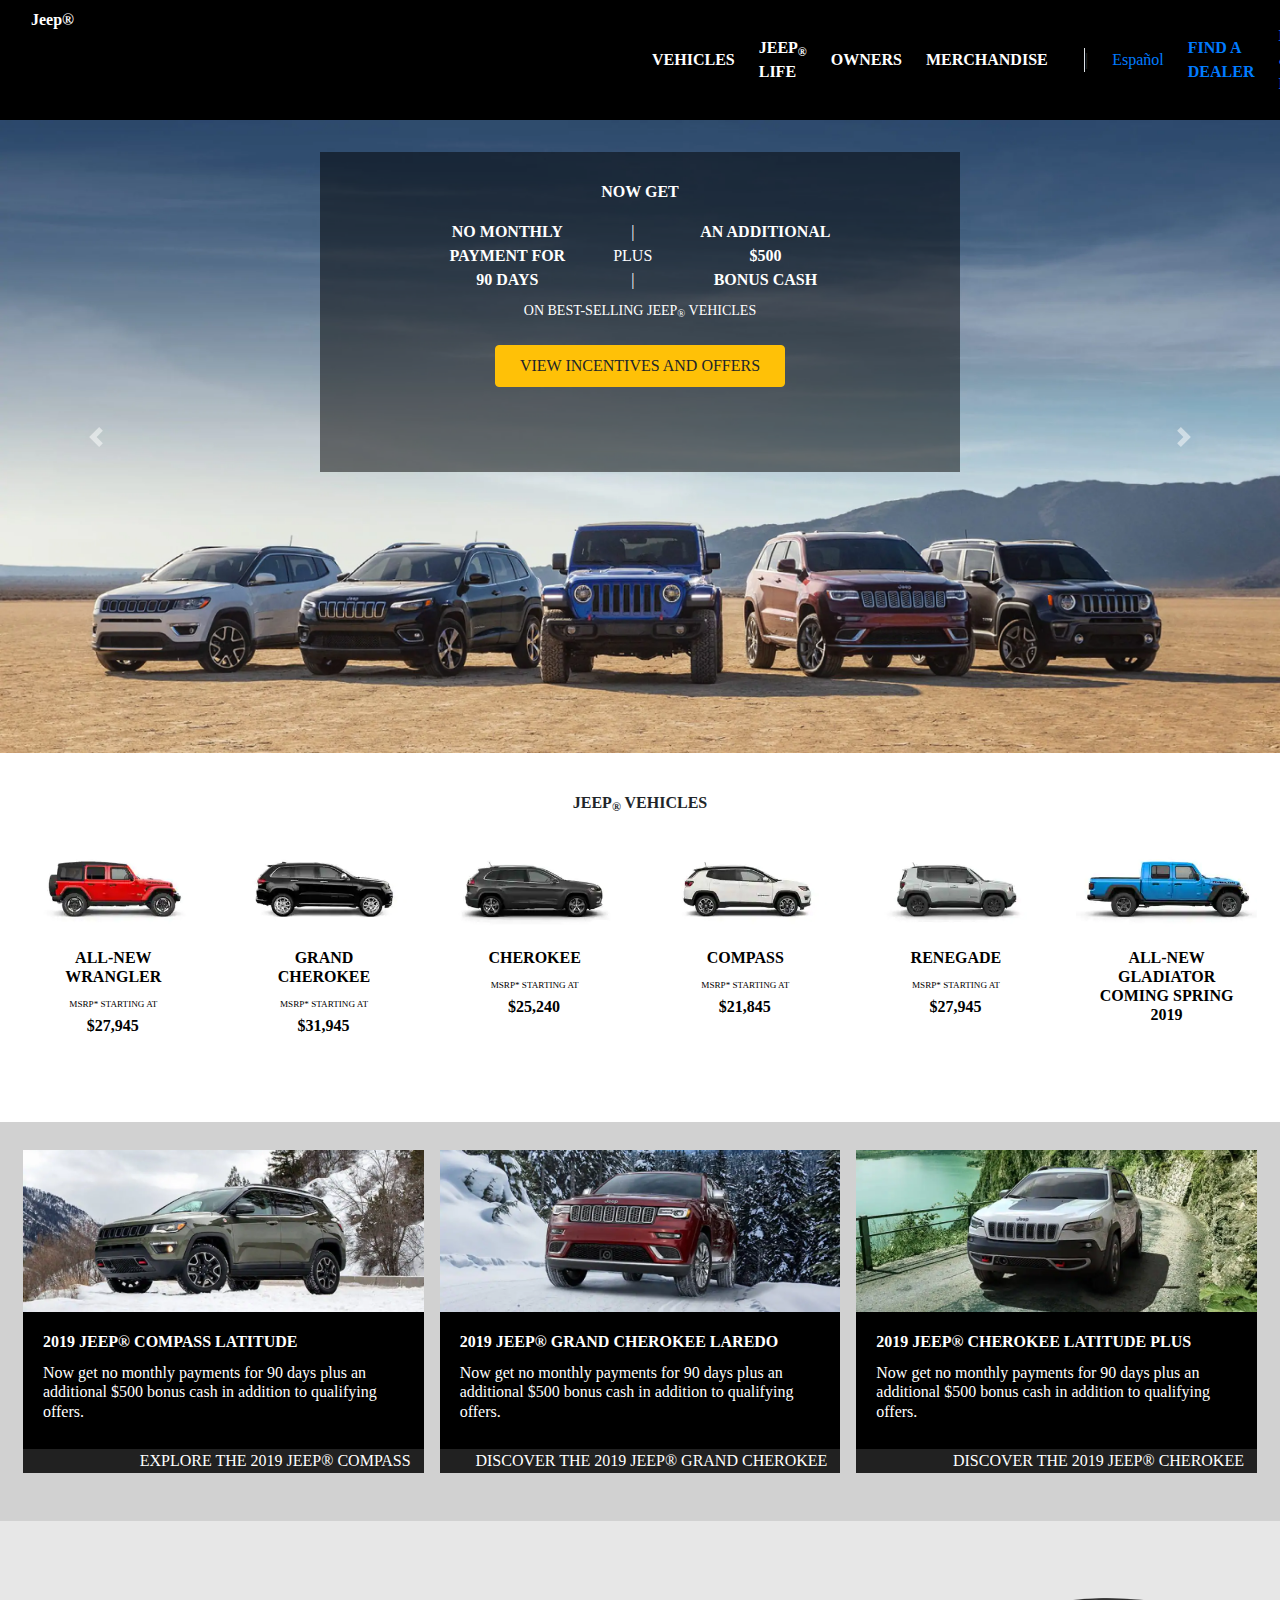
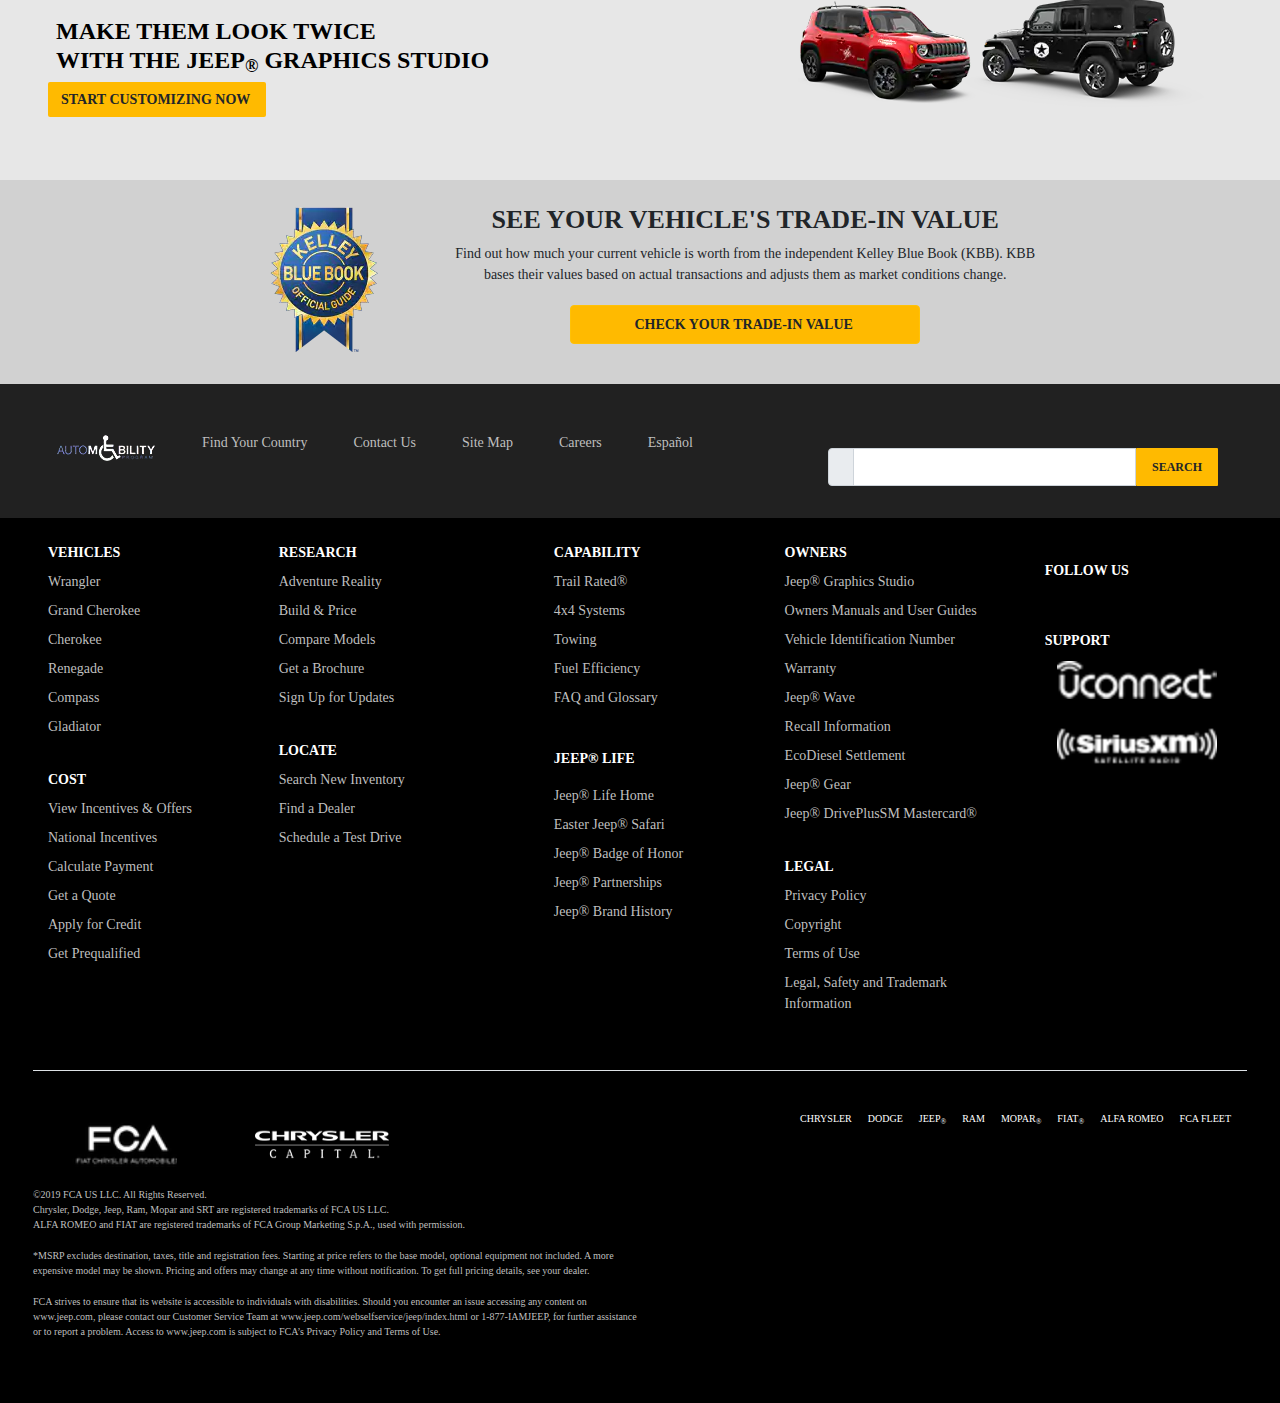
<file: index.html>
<!DOCTYPE html>
<html>
	<head>
		<title>Jeep-com-with-bs</title>
		<meta name="viewport" content="width=device-width, initial-scale=1, shrink-to-fit=no">
		<link rel="stylesheet" href="https://stackpath.bootstrapcdn.com/bootstrap/4.3.1/css/bootstrap.min.css" integrity="sha384-ggOyR0iXCbMQv3Xipma34MD+dH/1fQ784/j6cY/iJTQUOhcWr7x9JvoRxT2MZw1T" crossorigin="anonymous">
		<script src="https://code.jquery.com/jquery-3.3.1.slim.min.js" integrity="sha384-q8i/X+965DzO0rT7abK41JStQIAqVgRVzpbzo5smXKp4YfRvH+8abtTE1Pi6jizo" crossorigin="anonymous"></script>
		<script src="https://cdnjs.cloudflare.com/ajax/libs/popper.js/1.14.7/umd/popper.min.js" integrity="sha384-UO2eT0CpHqdSJQ6hJty5KVphtPhzWj9WO1clHTMGa3JDZwrnQq4sF86dIHNDz0W1" crossorigin="anonymous"></script>
		<script src="https://stackpath.bootstrapcdn.com/bootstrap/4.3.1/js/bootstrap.min.js" integrity="sha384-JjSmVgyd0p3pXB1rRibZUAYoIIy6OrQ6VrjIEaFf/nJGzIxFDsf4x0xIM+B07jRM" crossorigin="anonymous"></script>
		<link rel="stylesheet" href="https://use.fontawesome.com/releases/v5.7.2/css/all.css" integrity="sha384-fnmOCqbTlWIlj8LyTjo7mOUStjsKC4pOpQbqyi7RrhN7udi9RwhKkMHpvLbHG9Sr" crossorigin="anonymous">
		<link href="https://fonts.googleapis.com/css?family=Montserrat" rel="stylesheet">
		<link rel="stylesheet" href="main.css">
	</head>
	<body>
		<nav class="navbar navbar-expand-lg font-weight-bold d-flex black-background justify-content-lg-start">
			<a class="white-text col-6 text" style="align-self:flex-start" href="#">Jeep®</a>
			<!-- <button class="navbar-toggler white-text" type="button" data-toggle="collapse" data-target="#navbarSupportedContent" aria-controls="navbarSupportedContent" aria-expanded="false" aria-label="Toggle navigation">VEHICLES<i class="fas fa-angle-down left-space"></i></button>
			<div class="collapse justify-content-end" id="navbarSupportedContent">
			    <ul class="navbar-nav mr-auto">
			    	<li class="nav-item active">
			        STANDARD VEHICLES</i><span class="sr-only">(current)</span></a>
			    	</li>
			    	<li class="nav-item">
			        	<a class="nav-link" href="#"><img src="wrangler.jpg"/><i class="fas fa-angle-right left-space orange-color"></i></i></a>
			    	</li>
			    	<li class="nav-item">
			        	<a class="nav-link disabled" href="#">SHOPPING TOOLS<i class="fas fa-angle-right left-space orange-color"></i></a>
					</li>
					<li class="nav-item">
						<a class="nav-link disabled" href="#">CAPABILITY<i class="fas fa-angle-right left-space orange-color"></i></a>
					</li>
					<li class="nav-item">
						<a class="nav-link disabled" href="#">JEEP LIFE<i class="fas fa-angle-right orange-color"></i></a>
					</li>
					<li class="nav-item">
						<a class="nav-link disabled" href="#">OWNERS<i class="fas fa-angle-right left-space orange-color"></i></a>
					</li>
					<li class="nav-item">
						<a class="nav-link disabled" href="#">MERCHANDISE<i class="fas fa-angle-right left-space orange-color"></i></a>
					</li>
				</ul>
			</div> -->
			<div class="collapse navbar-collapse align-items-center" id="navbarNav">
				<a href="#" class="py-3 white-text"><div class="m-2 p-1">VEHICLES</div></a>
				<a href="#" class="py-3 white-text"><div class="d-none m-2 p-1">SHOPPING TOOLS</div></a>
				<a href="#" class="py-3 white-text"><div class="d-sm-none m-2 p-1">CAPABILITY</div></a>
				<a href="#" class="py-3 white-text"><div class="m-2 p-1">JEEP<sub>®</sub> LIFE</div></a>
				<a href="#" class="py-3 white-text"><div class="m-2 p-1">OWNERS</div></a>
				<a href="#" class="py-3 white-text"><div class="m-2 p-1 external">MERCHANDISE</div></a>
			</div>
			<div class="d-none d-xl-flex my-1 ml-auto">
				<div class="border-left align-items-center m-4">|</div>
				<a href="#" class="d-inline-flex align-items-center"><div class="mr-4 fz-12 font-weight-normal">Español</div></a>
				<a href="#" class="d-inline-flex align-items-center"><div class="mr-4">FIND A<br>DEALER</div></a>
				<a href="#" class="d-inline-flex align-items-center"><div class="mr-4">BUILD &<br>PRICE</div></a>
			</div>
					
			<button class="navbar-toggler flex-display flex-center d-lg-none" type="button" data-toggle="collapse" data-target="#navbarSupportedContent" aria-controls="navbarSupportedContent" aria-expanded="false" aria-label="Toggle navigation">
			  	<span class="white-text font-12px" style="padding-right: 5px;">MENU</span>
			    <i class="fas fa-bars white-text"></i>
		  	</button>
			<div class="collapse navbar-collapse d-lg-none" id="navbarSupportedContent">
		    	<ul class="navbar-nav mr-auto" style="padding: 10px;">
		      		<a class=" black-text" href="#">
				      	<li class="nav-item active orange-box">
				        BUILD & PRICE <i class="fas fa-angle-right left-space"></i><span class="sr-only">(current)</span>
				    	</li>
		      		</a>
				    <a class="white-text" href="#">
				    	<li class="nav-item grey-box">
				        	FIND A DEALER<i class="fas fa-angle-right"></i>
				    	</li>
					</a>
					<a class="black-text d-sm-none" href="#">
					    <li class="nav-item">
					        SHOPPING TOOLS<i class="fas fa-angle-down"></i>
					    </li>
					</a>
					<a class="nav-link black-text d-md-none" href="#">
						<li class="nav-item">
		        			CAPABILITY<i class="fas fa-angle-down"></i>
		      			</li>
		      		</a>
		      		<a class="nav-link black-text" href="#">
		      			<li class="nav-item">
		        			JEEP® LIFE<i class="fas fa-angle-right"></i>
		      			</li>
		      		</a>
		      		<a class="nav-link black-text" href="#">
		      			<li class="nav-item">
		        			OWNERS<i class="fas fa-angle-down"></i>
		      			</li>
		      		</a>
		      		<a class="nav-link black-text" href="#">
		      			<li class="nav-item">
		        			MERCHANDISE<i class="fas fa-angle-right"></i>
		      			</li>
		      		</a>
		    	</ul>
		  	</div>
		</nav>
		<div id="carouselExampleIndicators" class="carousel slide" data-ride="carousel">
			<div class="carousel-inner" role="listbox">
				<div class="carousel-item active">
					<img class="d-block w-100 d-md-none d-sm-none d-lg-none d-xl-none" src="carousel_1_mobile.jpg" alt="First slide" />
					<img class="w-100 d-md-block d-xl-none d-none d-lg-none" src="carousel_1_tablet.jpg" alt="First slide" />
					<img class="w-100 d-none d-sm-none d-lg-block" src="carousel_1_desktop.jpg" alt="First slide" />
					<div class="carousel-caption slide1 d-lg-inline text-center">
						<div class="font-weight-bold m-2">NOW GET</div>
							<div class="mt-3 justify-content-center d-flex">
							<div class="font-weight-bold">NO MONTHLY <br> PAYMENT FOR <br> 90 DAYS</div>
							<div class="line-height1-5 mx-5">|<br>PLUS <br>|</div>	
							<div class="font-weight-bold">AN ADDITIONAL <br> $500 <br> BONUS CASH</div>
						</div>
						<div class="font-14px m-2">ON BEST-SELLING JEEP<sub>®</sub> VEHICLES</div>
                        <button type="button" class="btn px-4 py-2 m-3 btn-warning">VIEW INCENTIVES AND OFFERS</button>
					</div>	
				</div>
				<div class="carousel-item">
						<img class="d-block w-100 d-md-none d-sm-none d-lg-none d-xl-none" src="carousel_2_mobile.jpg" alt="Second slide" />
						<img class="d-md-block w-100 d-xl-none d-none d-lg-none" src="carousel_2_tablet.jpg" alt="Second slide" />
						<img class="w-100 d-none d-sm-none d-lg-block" src="carousel_2_desktop.jpg" alt="Second slide" />
					<div class="carousel-caption justify-content-start text-left slide2 d-lg-block">
						<img src="motortrend.small.png" class="my-3"/>
						<div>Now get the award-winning All-New 2019 Jeep<sub>®</sub> <br> Wrangler 4-DOOR Sport for $299/month for 48 <br> months</div>
						<div class="font-14px">$3,599 Due at lease signing. No security deposit required.</div>
                        <button type="button" class="btn px-4 py-2 my-3 btn-warning">VIEW THE 2019 WRANGLER</div>
					</div>
				</div>
			<a class="carousel-control-prev" href="#carouselExampleIndicators" role="button" data-slide="prev">
				<span class="carousel-control-prev-icon" aria-hidden="true"></span>
				<span class="sr-only">Previous</span>
			</a>
			<a class="carousel-control-next" href="#carouselExampleIndicators" role="button" data-slide="next">
				<span class="carousel-control-next-icon" aria-hidden="true"></span>
				<span class="sr-only">Next</span>
			</a>
		</div>
		<div class="container-fluid" style="margin-top: 40px;">
			<div class="row">
				<div class="col-12 text-center">
					<h6><b>JEEP<sub>®</sub> VEHICLES</b></h6>
				</div>
			</div>
		</div>
		<div class="container-fluid pt-4">
			<div class="row px-2 pb-5">
				<div class="col-6 col-sm-4 col-md-3 col-lg-2">
					<div class="card text-center black-text">
							<img class="card-img-top" src="wrangler.300.jpg" alt="Wrangler">
							<div class="card-body">
								<h6 class="card-title">ALL-NEW WRANGLER</h6>
								<p class="card-text msrp">
									MSRP* STARTING AT
									</p>
									<p class="price"> $27,945
								</p>
							</div>
						</div>
				</div>
				<div class="col-6 col-sm-4 col-md-3 col-lg-2">
					<a href="#" class="card  flex-fill text-center black-text">
							<img class="card-img-top" src="grandcherokee.300.jpg" alt="Grand Cherokee">
							<div class="card-body">
								<h6 class="card-title">GRAND CHEROKEE</h6>
								<p class="card-text msrp">
									MSRP* STARTING AT
									</p>
									<p class="price"> $31,945
								</p>
							</div>
					</a>
				</div>
				<div class="col-6 col-sm-4 col-md-3 col-lg-2">
					<a href="#" class="card  flex-fill text-center black-text">
							<img class="card-img-top" src="cherokee.300.jpg" alt="Cherokee">
							<div class="card-body">
								<h6 class="card-title">CHEROKEE</h6>
								<p class="card-text msrp">
									MSRP* STARTING AT
									</p>
									<p class="price"> $25,240
								</p>
							</div>
					</a>
				</div>
				<div class="col-6 col-sm-4 col-md-3 col-lg-2">
					<a href="#" class="card flex-fill text-center black-text">
							<img class="card-img-top" src="compass.300.jpg" alt="Compass">
							<div class="card-body">
								<h6 class="card-title">COMPASS</h6>
								<p class="card-text msrp">
									MSRP* STARTING AT
									</p>
									<p class="price"> $21,845
								</p>
							</div>
					</a>
				</div>
				<div class="col-6 col-sm-4 col-md-3 col-lg-2">
					<a href="#" class="card flex-fill text-center black-text">
							<img class="card-img-top" src="renegade.300.jpg" alt="Renegade">
							<div class="card-body">
								<h6 class="card-title">RENEGADE</h6>
								<p class="card-text msrp">
									MSRP* STARTING AT
									</p>
									<p class="price"> $27,945
								</p>
							</div>
					</a>
				</div>
				<div class="col-6 col-sm-4 col-md-3 col-lg-2">
					<a href="#" class="card flex-fill text-center black-text">
							<img class="card-img-top" src="gladiator.300.jpg" alt="All-New Gladiator">
							<div class="card-body">
								<h6 class="card-title">ALL-NEW GLADIATOR COMING SPRING 2019</h6>
							</div>
					</a>
				</div>
			</div>
		</div>
		<div class="light-grey-box">
			<div class="container-fluid d-flex flex-wrap">
				<div class="col-12 p-2 col-md-6 col-lg-4">
					<a href="#" class="card flex-fill" style="margin-bottom: 20px;">
							<img class="last-images" src="compass.1000.jpg" alt="Jeep Compass Latitude">
							<div class="card-body black-background white-text">
								<h6 class="card-title">2019 JEEP® COMPASS LATITUDE</h6>
								<h6>Now get no monthly payments for 90 days plus an additional $500 bonus cash in addition to qualifying offers.
								</h6>
							</div>
							<div class="dark-grey-box white-text text-right">
								EXPLORE THE 2019 JEEP® COMPASS <i class="fas fa-angle-right orange-color left-space right-space"></i>
							</div>
					</a>
				</div>
				<div class="col-12 p-2 col-md-6 col-lg-4">
					<a href="#" class="card flex-fill" style="margin-bottom:20px;">
						<img class="last-images" src="grandcherokee.1000.jpg" alt="Grand Cherokee Laredo" />
						<div class="card-body black-background white-text">
							<h6 class="card-title">2019 JEEP® GRAND CHEROKEE LAREDO</h6>
							<h6>Now get no monthly payments for 90 days plus an additional $500 bonus cash in addition to qualifying offers.
							</h6>
						</div>
						<div class="dark-grey-box white-text text-right">
							DISCOVER THE 2019 JEEP® GRAND CHEROKEE <i class="fas fa-angle-right orange-color left-space right-space"></i>
						</div>
					</a>
				</div>
				<div class="col-12 p-2 col-md-6 col-lg-4">
					<a href="#" class="card flex-fill" style="margin-bottom:20px;">
						<img class="last-images" src="cherokee.1000.jpg" alt="Cherokee Latitude Plus" />
						<div class="card-body black-background white-text">
							<h6 class="card-title">2019 JEEP® CHEROKEE LATITUDE PLUS</h6>
							<h6>Now get no monthly payments for 90 days plus an additional $500 bonus cash in addition to qualifying offers.
							</h6>
						</div>
							<div class="dark-grey-box white-text text-right">
								DISCOVER THE 2019 JEEP® CHEROKEE <i class="fas fa-angle-right orange-color left-space right-space"></i>
							</div>
					</a>
				</div>
			</div>
		</div>
		<div class="super-light-grey-box container-fluid px-5 py-5">
			<div class="row">
				<div class="col-lg-7">
					<h4 class="black-text font-weight-bold mx-2 mt-5" style="margin-bottom: 8px;">
						MAKE THEM LOOK TWICE<br> WITH THE JEEP<sub>®</sub> GRAPHICS STUDIO</h4>
					<button type="button" class="btn orange-box text-center font-weight-bold" style="flex:1; font-size: 14px; border-radius: 2px;">
						START CUSTOMIZING NOW <i class="fas fa-angle-right right-space"></i>
					</button>
				</div>
				<div class="col-lg-5 d-none d-lg-block text-center">
					<img src="jeep-customize.png" />
				</div>
			</div>
		</div>
		<div class="container-fluid d-flex light-grey-box p-4">
			<div class="row d-flex justify-content-center">
				<div class="col-lg-2 col-md-2 col-12 text-center">
					<img src="kbb.150.png" alt="Kelly Blue Book" style="text-center" />
				</div>
				<div class="col-lg-6 col-md-8 col-10 text-left text-sm-center">
					<h3 class="font-weight-bold text-center" style="font-size:26px;">SEE YOUR VEHICLE'S TRADE-IN VALUE</h3>
					<p class="m-1 font-14px">Find out how much your current vehicle is worth from the independent Kelley Blue Book (KBB). KBB bases their values based on actual transactions and adjusts them as market conditions change.</p>
			
					<button type="button" class="btn my-3 font-14px col-12 col-sm-7 px-4 py-2 orange-box text-center font-weight-bold btn-warning">
						CHECK YOUR TRADE-IN VALUE <i class="fas fa-angle-right right-space"></i>
					</button>
				</div>
			</div>
		</div>
		<div class="container-fluid dark-grey-box pb-3 pt-5 px-5">
			<div class="row text-center">
				<div class="row col-12 col-lg-8 font-14px">
					<div class="col-6 col-sm-4 col-lg-auto mx-lg-2">
						<a href="h"><img src="handicap.png" /></a>
					</div>
					<div class="col-6 col-sm-4 col-lg-auto mx-lg-2">
							<a href="h" class="footer-links">
								<i class="fas fa-globe-americas"></i>Find Your Country
							</a>
					</div>
					<div class="col-6 col-sm-4 col-lg-auto mx-lg-2">
							<a href="h" class="footer-links">
								Contact Us
							</a>
					</div>
					<div class="col-6 col-sm-4 col-lg-auto mx-lg-2">
							<a href="h" class="footer-links">
								Site Map
							</a>
					</div>
					<div class="col-6 col-sm-4 col-lg-auto mx-lg-2">
							<a href="h" class="footer-links">
								Careers
							</a>
					</div>
					<div class="col-6 col-sm-4 col-lg-auto mx-lg-2">
							<a href="h" class="footer-links">
								Espa&ntilde;ol
							</a>
					</div>
				</div>
				<div class="m-0 col-10 col-s-3 col-md-6 col-lg-4 pl-0">
					<div class="input-group md-form form-sm form-1 pl-0 m-3">
						<div class="input-group-prepend">
							<span class="input-group-text" id="basic-text1"><i class="fas fa-search" aria-hidden="true" style="background-color:white;"></i></span>
						</div>
						<input class="form-control my-0 py-1" type="text" aria-label="Search">
						<button type="button" class="btn orange-box text-center font-weight-bold font-12px" style="border-radius: 1px; padding: 8px 15px;">
								SEARCH
						</button>
					</div>
				</div>
			</div>
		</div>
		<footer class="white-text">
			<div class="container-fluid px-5 py-4">
				<div class="row pb-5 border-bottom">
					<div class="accordion p-0 col-12 d-sm-none" id="accordionEx">
						<div class="text-left border-bottom border-white black-background card">
							<div class="card-header px-0 rounded-0 black-background" role="tab" id="headingOne1">
								<a data-toggle="collapse" href="#collapseOne1" aria-expanded="false" aria-controls="collapseOne1">
									<span class="my-1 font-14px font-weight-bold chevron-l white-text black-background">VEHICLES</span>
								</a>
							</div>
							<div id="collapseOne1" class="collapse black-background font-14px" role="tabpanel" aria-labelledby="headingOne1">
								<div class="row my-3 card-body">
									<p class="col-6 my-1">Wrangler</p>
									<p class="col-6 my-1">Grand Cherokee</p>
									<p class="col-6 my-1">Cherokee</p>
									<p class="col-6 my-1">Renegade</p>
									<p class="col-6 my-1">Compass</p>
									<p class="col-6 my-1">Gladiator</p>
								</div>
							</div>
						</div>
						<div class="text-left border-bottom border-white card">
							<div class="card-header px-0 rounded-0 black-background" role="tab" id="headingOne2">
								<a data-toggle="collapse" href="#collapseOne2" aria-expanded="false" aria-controls="collapseOne2">
									<span class="my-1 font-14px font-weight-bold chevron-l">COST</span>
								</a>
							</div>
							<div id="collapseOne2" class="collapse font-14px black-background" role="tabpanel" aria-labelledby="headingOne2">
								<div class="row my-3 card-body">
									<p class="col-6 my-1">View Incentives & Offers</p>
									<p class="col-6 my-1">National Incentives</p>
									<p class="col-6 my-1">Calculate Payment</p>
									<p class="col-6 my-1">Get a Quote</p>
									<p class="col-6 my-1">Apply for Credit</p>
									<p class="col-6 my-1">Get Prequalified</p>
								</div>
							</div>
						</div>
						<div class="text-left border-bottom border-white card">
							<div class="card-header px-0 rounded-0 black-background" role="tab" id="headingOne3">
								<a data-toggle="collapse" href="#collapseOne3" aria-expanded="false" aria-controls="collapseOne3">
									<span class="my-1 font-14px font-weight-bold chevron-l white-text">RESEARCH</span>
								</a>
							</div>
							<div id="collapseOne3" class="collapse font-14px black-background" role="tabpanel" aria-labelledby="headingOne3">
								<div class="row my-3 card-body">
									<p class="col-6 my-1">Adventure Reality</p>
									<p class="col-6 my-1">Build & Price</p>
									<p class="col-6 my-1">Compare Models</p>
									<p class="col-6 my-1">Get a Brochure</p>
									<p class="col-6 my-1">Sign Up for Updates</p>
								</div>
							</div>
						</div>
						<div class="text-left border-bottom border-white card ">
							<div class="card-header px-0 rounded-0 black-background" role="tab" id="headingOne4">
								<a data-toggle="collapse" href="#collapseOne4" aria-expanded="false" aria-controls="collapseOne4">
									<span class="my-1 font-14px font-weight-bold chevron-l white-text">LOCATE</span>
								</a>
							</div>
							<div id="collapseOne4" class="collapse font-14px black-background" role="tabpanel" aria-labelledby="headingOne4">
								<div class="row my-3 card-body">
									<p class="col-6 my-1">Search New Inventory</p>
									<p class="col-6 my-1">Find a Dealer</p>
									<p class="col-6 my-1">Schedule a Test Drive</p>
								</div>
							</div>
						</div>
						<div class="text-left border-bottom border-white card">
							<div class="card-header px-0 rounded-0 black-background" role="tab" id="headingOne5">
								<a data-toggle="collapse" href="#collapseOne5" aria-expanded="false" aria-controls="collapseOne5">
									<span class="my-1 font-14px font-weight-bold chevron-l white-text">CAPABILITY</span>
								</a>
							</div>
							<div id="collapseOne5" class="collapse font-14px black-background" role="tabpanel" aria-labelledby="headingOne5">
								<div class="row my-3 card-body">
									<p class="col-6 my-1">Trail Rated®</p>
									<p class="col-6 my-1">4x4 Systems</p>
									<p class="col-6 my-1">Towing</p>
									<p class="col-6 my-1">Fuel Efficiency</p>
									<p class="col-6 my-1">FAQ and Glossary</p>
								</div>
							</div>
						</div>
						<div class="text-left border-bottom border-white card">
							<div class="card-header px-0 rounded-0 black-background" role="tab" id="headingOne6">
								<a data-toggle="collapse" href="#collapseOne6" aria-expanded="false" aria-controls="collapseOne6">
									<span class="my-1 font-14px font-weight-bold chevron-l white-text">JEEP® LIFE</span>
								</a>
							</div>
							<div id="collapseOne6" class="collapse font-14px black-background" role="tabpanel" aria-labelledby="headingOne6">
								<div class="row my-3 card-body">
									<p class="col-6 my-1">Jeep® Life Home</p>
									<p class="col-6 my-1">Easter Jeep® Safari</p>
									<p class="col-6 my-1">Jeep® Badge of Honor</p>
									<p class="col-6 my-1">Jeep® Partnerships</p>
									<p class="col-6 my-1">Jeep® Brand History</p>
								</div>
							</div>
						</div>
						<div class="text-left border-bottom border-white card">
							<div class="card-header px-0 rounded-0 black-background" role="tab" id="headingOne7">
								<a data-toggle="collapse" href="#collapseOne7" aria-expanded="false" aria-controls="collapseOne7">
									<span class="my-1 font-14px font-weight-bold chevron-l white-text">OWNERS</span>
								</a>
							</div>
							<div id="collapseOne7" class="collapse font-14px black-background" role="tabpanel" aria-labelledby="headingOne7">
								<div class="row my-3 card-body">
									<p class="col-6 my-1">Jeep® Graphics Studio</p>
									<p class="col-6 my-1">Owners Manuals and User Guides</p>
									<p class="col-6 my-1">Vehicle Identification Number</p>
									<p class="col-6 my-1">Warranty</p>
									<p class="col-6 my-1">Jeep® Wave</p>
									<p class="col-6 my-1">Recall Information</p>
									<p class="col-6 my-1">EcoDiesel Settlement</p>
									<p class="col-6 my-1">Jeep® Gear</p>
									<p class="col-6 my-1">Jeep® DrivePlusSM Mastercard®</p>
								</div>
							</div>
						</div>
						<div class="text-left border-bottom border-white card">
							<div class="card-header px-0 rounded-0 black-background" role="tab" id="headingOne8">
								<a data-toggle="collapse" href="#collapseOne8" aria-expanded="false" aria-controls="collapseOne8">
									<span class="my-1 font-14px font-weight-bold chevron-l white-text">LEGAL</span>
								</a>
							</div>
							<div id="collapseOne8" class="collapse font-14px black-background" role="tabpanel" aria-labelledby="headingOne8">
								<div class="row my-3 card-body">
									<p class="col-6 my-1">Privacy Policy</p>
									<p class="col-6 my-1">Copyright</p>
									<p class="col-6 my-1">Terms of Use</p>
									<p class="col-6 my-1">Legal, Safety and Trademark Information</p>
								</div>
							</div>
						</div>
					</div>
					<div class="d-none d-sm-flex px-0 col-8 col-lg-10">
						<div class="w-50">
							<div class="container">
								<div class="row">
									<div class="column col-12 col-lg-5">
										<div class="card text-left black-background white-text font-14px">
											<span class="font-weight-bold">VEHICLES</span>
											<div class="grey-text">
												<p class="my-2">Wrangler</p>
												<p class="my-2">Grand Cherokee</p>
												<p class="my-2">Cherokee</p>
												<p class="my-2">Renegade</p>
												<p class="my-2">Compass</p>
												<p class="my-2">Gladiator</p>
											</div>
										</div>
										<br>
										<div class="card text-left black-background white-text font-14px">
											<span class="font-weight-bold">COST</span>
											<div class="grey-text">
												<p class="my-2">View Incentives & Offers</p>
												<p class="my-2">National Incentives</p>
												<p class="my-2">Calculate Payment</p>
												<p class="my-2">Get a Quote</p>
												<p class="my-2">Apply for Credit</p>
												<p class="my-2">Get Prequalified</p>
											</div>
										</div>
									</div>
									<div class="line-space"></div>
									<div class="column col-12 col-lg-5	">
										<div class="card text-left black-background white-text font-14px">
											<span class="font-weight-bold">RESEARCH</span>
											<div class="grey-text">
												<p class="my-2">Adventure Reality</p>
												<p class="my-2">Build & Price</p>
												<p class="my-2">Compare Models</p>
												<p class="my-2">Get a Brochure</p>
												<p class="my-2">Sign Up for Updates</p>
											</div>
										</div>
										<br>
										<div class="card text-left black-background white-text font-14px">
											<span class="font-weight-bold">LOCATE</span>
											<div class="grey-text">
												<p class="my-2">Search New Inventory</p>
												<p class="my-2">Find a Dealer</p>
												<p class="my-2">Schedule a Test Drive</p>
											</div>
										</div>
									</div>
								</div>
							</div>
						</div>
						<div class="w-50">
							<div class="container">
								<div class="row">
									<div class="column col-12 col-lg-5">
										<div class="card text-left black-background white-text font-14px">
											<span class="font-weight-bold">CAPABILITY</span>
											<div class="grey-text">
												<p class="my-2">Trail Rated®</p>
												<p class="my-2">4x4 Systems</p>
												<p class="my-2">Towing</p>
												<p class="my-2">Fuel Efficiency</p>
												<p class="my-2">FAQ and Glossary</p>
											</div>
										</div>
										<br>
										<div class="card text-left black-background font-14px">
											<span class="my-2 fz-12 font-weight-bold white-text">JEEP® LIFE</span>
											<div class="grey-text">
												<p class="my-2">Jeep® Life Home</p>
												<p class="my-2">Easter Jeep® Safari</p>
												<p class="my-2">Jeep® Badge of Honor</p>
												<p class="my-2">Jeep® Partnerships</p>
												<p class="my-2">Jeep® Brand History</p>
											</div>
										</div>
									</div>
									<div class="line-space"></div>
									<div class="column col-12 col-lg-6">
										<div class="card text-left black-background font-14px">
											<span class="font-weight-bold">OWNERS</span>
											<div class="grey-text">
												<p class="my-2">Jeep® Graphics Studio</p>
												<p class="my-2">Owners Manuals and User Guides</p>
												<p class="my-2">Vehicle Identification Number</p>
												<p class="my-2">Warranty</p>
												<p class="my-2">Jeep® Wave</p>
												<p class="my-2">Recall Information</p>
												<p class="my-2">EcoDiesel Settlement</p>
												<p class="my-2">Jeep® Gear</p>
												<p class="my-2">Jeep® DrivePlusSM Mastercard®</p>
											</div>
										</div>
										<br>
										<div class="card text-left black-background font-14px">
											<span class="font-weight-bold">LEGAL</span>
											<div class="grey-text">
												<p class="my-2">Privacy Policy</p>
												<p class="my-2">Copyright</p>
												<p class="my-2">Terms of Use</p>
												<p class="my-2">Legal, Safety and Trademark Information</p>
											</div>
										</div>
									</div>
								</div>
							</div>
						</div>
					</div>
					<div class="col-12 col-sm-4 col-lg-2 pt-3 px-0">
						<div class="d-flex flex-sm-column">
							<div class="w-100">
								<span class="font-weight-bold font-14px">FOLLOW US</span>
								<div id="icons">
									<i class="fab mr-2 mb-3 fa-facebook-square"></i>
									<i class="fab mr-2 mb-3 fa-twitter-square"></i>
									<i class="fab mr-2 mb-3 fa-instagram"></i>
									<i class="fab mr-2 mb-3 fa-google-plus-square"></i>
									<i class="fab mr-2 mb-3 fa-youtube-square"></i>
								</div>
							</div>
							<br>
							<div class="w-100 text-left">
								<div class="font-14px font-weight-bold">SUPPORT</div>
								<img src="uconnect.png">
							</div>
						</div>
					</div>
				</div>
				<div class="row text-left font-10px px-0 py-4">
					<div class="col-12 my-3 d-lg-flex justify-content-end p-0">
						<img class="d-none d-lg-inline mx-3 tag" src="fca.png">
						<img class="d-none d-lg-inline mx-3 mr-auto tag" src="chrysler-capital.png">
						<div class="d-inline mr-3">CHRYSLER</div>
						<div class="d-inline mr-3">DODGE</div>
						<div class="d-inline mr-3">JEEP<sub>®</sub></div>
						<div class="d-inline mr-3">RAM</div>
						<div class="d-inline mr-3">MOPAR<sub>®</sub></div>
						<div class="d-inline mr-3">FIAT<sub>®</sub></div>
						<div class="d-inline mr-3">ALFA ROMEO</div>
						<div class="d-inline mr-3">FCA FLEET</div>
					</div>
					<div class="col-6 grey-text p-0">
						<p>©2019 FCA US LLC. All Rights Reserved. <br> Chrysler, Dodge, Jeep, Ram, Mopar and SRT are registered trademarks of FCA US LLC. <br> ALFA ROMEO and FIAT are registered trademarks of FCA Group Marketing S.p.A., used with permission.</p>
						<p>*MSRP excludes destination, taxes, title and registration fees. Starting at price refers to the base model, optional equipment not included. A more expensive model may be shown. Pricing and offers may change at any time without notification.
							To get full pricing details, see your dealer.</p>
						<p>FCA strives to ensure that its website is accessible to individuals with disabilities. Should you encounter an issue accessing any content on www.jeep.com, please contact our Customer Service Team at www.jeep.com/webselfservice/jeep/index.html
							or 1-877-IAMJEEP, for further assistance or to report a problem. Access to www.jeep.com is subject to FCA’s Privacy Policy and Terms of Use.</p>
					</div>
				</div>
			</div>
		</footer>
	</body>
	</html>
</file>
<file: main.css>
body {
	font-family: roboto;
}
a {
	text-decoration: none;
}
a:hover {
	text-decoration: none;
	cursor: hand;
	color: inherit;
}
li {
	border-radius: 3px;
	padding: 10px;
	font-size: .85714rem;
}
.montserrat {
	font-family: 'Montserrat', sans-serif;
}
.white-text {
	color: white;
}
.black-text {
	color: black;
}
.grey-text{
	color: #bfbfbf;
}
.font-10px{
	font-size: 10px;
}
.font-12px{
	font-size:12px;
}
.font-14px {
	font-size: 14px;
}
.black-background{
	background-color: black;
}
.orange-box {
	background-color: #ffba00;
}
.orange-color {
	color: #ffba00;
}
.grey-box {
	background-color: #636363;
}
.dark-grey-box {
	background-color: #212121;
}
.light-grey-box{
	background-color: #d1d1d1;
	padding: 20px 0px;
}
.super-light-grey-box {
	background-color: #e7e7e7;
}
.left-space{
	margin-left: 10px;
}
.right-space{
	margin-right: 3px;
}
.absolute-image {
	position: absolute;
	z-index: 1;
	top: 20px;
	left: 25%;
	right: 25%;
}
.absolute-text {
	position: absolute;
	z-index: 1;
	top: 100px;
	left: 10%;
	right: 10%;
}
.carousel-content {
	position: absolute;
	z-index: 11;
	display: table;
	width: 80%;
	height: 100%;
}
.flex-display {
	display: flex;
	justify-content: flex-end;
}
.flex-center {
	justify-content: center;
	align-items: center;
}
.flex-start {
	align-self: flex-start;
}
.navbar-toggler {
	color: white;
	border: none;
}
.navbar-nav {
	background-color: white;
}
.card {
	border: none;
}
.card-images {
	text-align: center;
	max-width: 50%;
	min-width: 33%;
	border: none;
}
.card-img-top {
	min-width: 160px;
}
.card-title {
	font-weight: 700;
}
.card-text {
	font-family: Roboto;
    font-size: .57143rem;
    font-weight: 400;
    text-transform: uppercase;
    margin-bottom: .14286rem;
}
.price {
	font-family: Roboto;
    font-size: 1rem;
    font-weight: 700;
    margin-right: .07143rem;
}
.last-images {
	max-width: 100%;
	width: 100%;
	object-position: 50% 50%;
	object-fit: cover;
	max-height: 18vh;	
	margin-bottom: 0px;
}
.footer-links {
	color: #bfbfbf;
}
.accordian{
	background-color: black;
}
.radius-0{
	border-radius: 0px;
}
footer{
	background-color: black;
}
.line-space{
	padding: 10px;
}
.slide1 {
	background-color: rgba(0, 0, 0, .5);
	width: 50%;
	height: 320px;
	position: absolute;
	top: 5%;
	left: 25%;
}
.slide2 {
	width: 50%;
	position: absolute;
	left: 5%;
}
.line-height1-5{
	line-height: 1.5;
}
</file>
